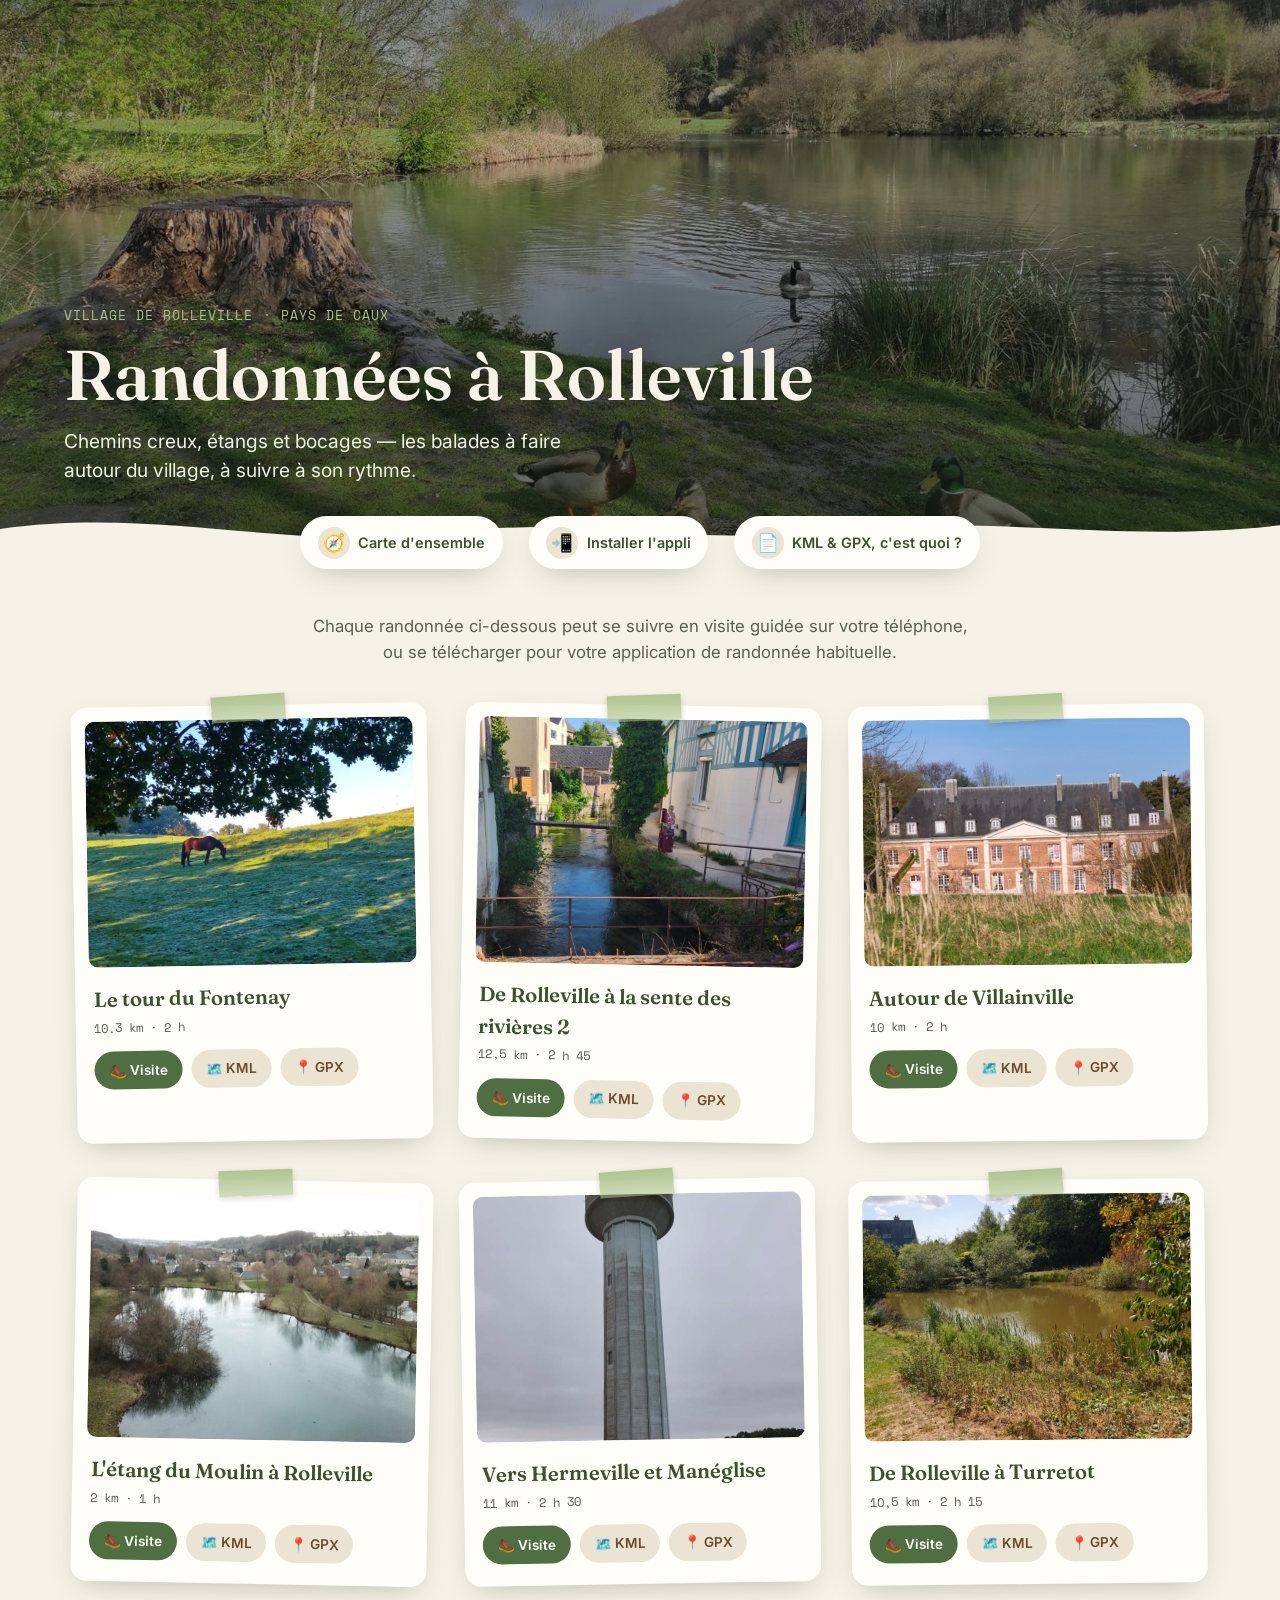
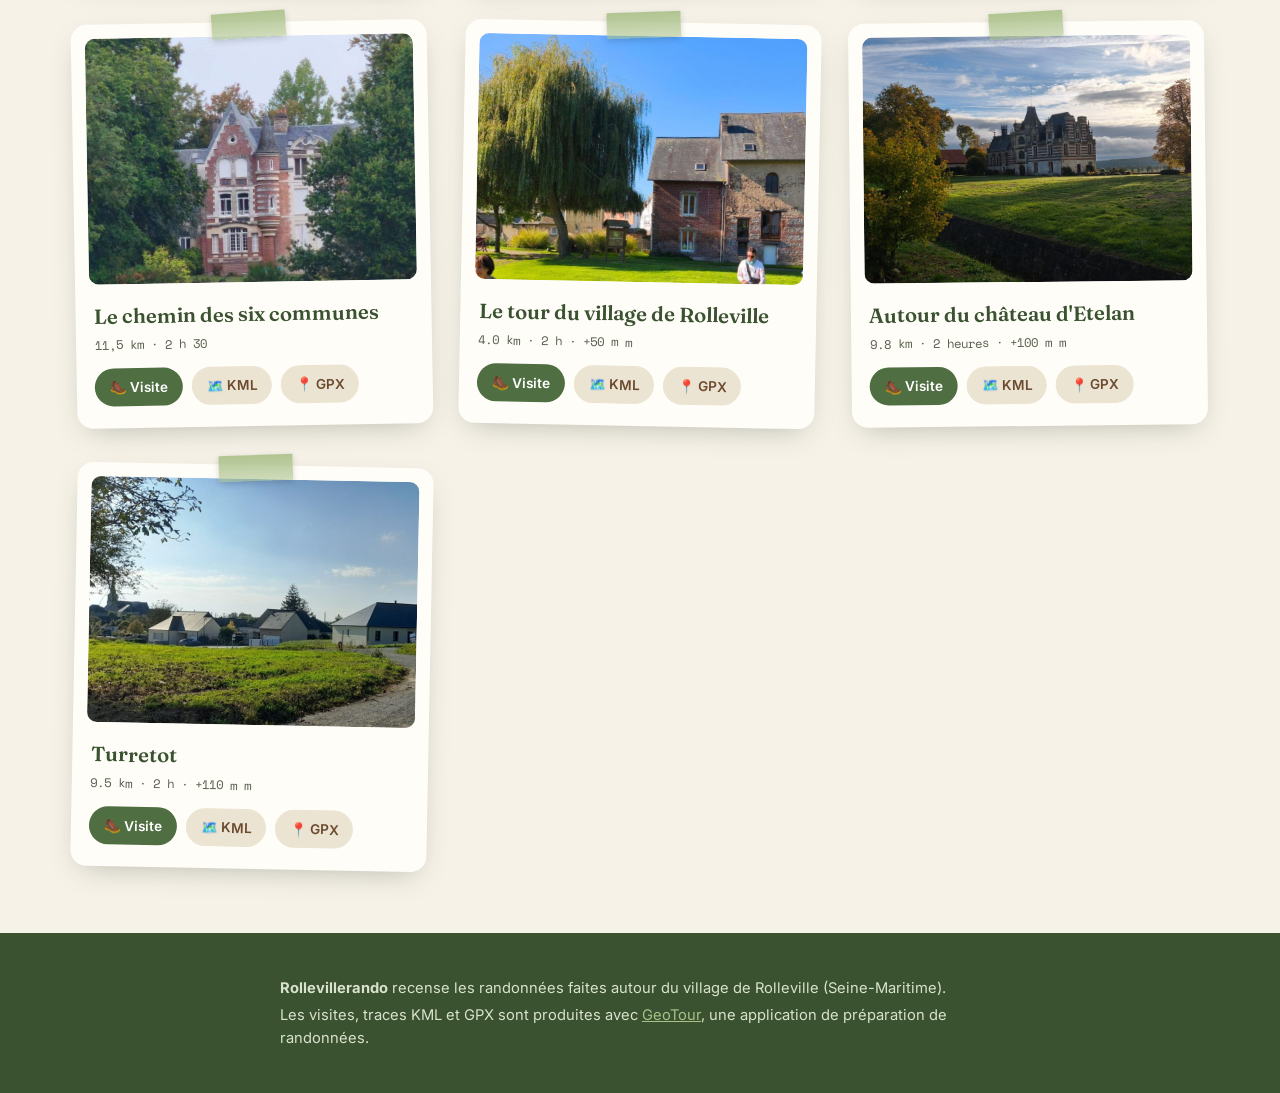
<file: index.html>
<!DOCTYPE html>
<html lang="fr">
<head>
<meta charset="UTF-8">
<meta name="viewport" content="width=device-width, initial-scale=1">
<title>Randonnées à Rolleville</title>
<meta name="description" content="Les randonnées autour du village de Rolleville : visites guidées, traces KML et GPX.">
<meta name="theme-color" content="#5c7a4e">

<link rel="manifest" href="manifest.json">
<link rel="icon" href="icons/favicon-32.png" sizes="32x32">
<link rel="apple-touch-icon" href="icons/apple-touch-icon.png">

<link rel="preconnect" href="https://fonts.googleapis.com">
<link rel="preconnect" href="https://fonts.gstatic.com" crossorigin>
<link href="https://fonts.googleapis.com/css2?family=Fraunces:ital,opsz,wght@0,9..144,400;0,9..144,600;1,9..144,500;1,9..144,600&family=Inter:wght@400;500;600&family=Space+Mono:wght@400;700&display=swap" rel="stylesheet">

<link rel="stylesheet" href="style.css">
</head>
<body>

<div id="dl-bar" class="dl-bar" hidden aria-hidden="true">
  <div id="dl-bar-fill" class="dl-bar__fill"></div>
</div>

<header class="hero">
  <div class="hero__img" style="background-image:url('img/etang-rolleville.jpg')"></div>
  <div class="hero__veil"></div>
  <div class="hero__content">
    <p class="hero__eyebrow">Village de Rolleville · Pays de Caux</p>
    <h1 class="hero__title">Randonnées à&nbsp;Rolleville</h1>
    <p class="hero__tagline">Chemins creux, étangs et bocages — les balades à faire autour du village, à suivre à son rythme.</p>
  </div>
  <svg class="hero__path" viewBox="0 0 1440 80" preserveAspectRatio="none" aria-hidden="true">
    <path d="M0,40 C180,10 320,70 500,45 C680,20 760,65 940,42 C1120,20 1260,60 1440,35 L1440,80 L0,80 Z"></path>
  </svg>
</header>

<nav class="quicklinks" aria-label="Raccourcis">
  <a class="quicklink" href="carte.html">
    <span class="quicklink__icon" aria-hidden="true">🧭</span>
    <span class="quicklink__label">Carte d'ensemble</span>
  </a>
  <a class="quicklink" href="installation.html">
    <span class="quicklink__icon" aria-hidden="true">📲</span>
    <span class="quicklink__label">Installer l'appli</span>
  </a>
  <a class="quicklink" href="kml-gpx.html">
    <span class="quicklink__icon" aria-hidden="true">📄</span>
    <span class="quicklink__label">KML &amp; GPX, c'est quoi ?</span>
  </a>
</nav>

<main>
  <section class="intro">
    <p>Chaque randonnée ci-dessous peut se suivre en visite guidée sur votre téléphone, ou se télécharger pour votre application de randonnée habituelle.</p>
  </section>

  <section id="randonnees" class="grid" aria-live="polite">
    <p class="loading">Chargement des randonnées…</p>
  </section>
</main>

<footer class="about">
  <div class="about__inner">
    <p><strong>Rollevillerando</strong> recense les randonnées faites autour du village de Rolleville (Seine-Maritime).</p>
    <p>Les visites, traces KML et GPX sont produites avec <a href="https://bernardhoyez.github.io/geotour" target="_blank" rel="noopener">GeoTour</a>, une application de préparation de randonnées.</p>
  </div>
</footer>

<script src="app.js"></script>
<script>
if ('serviceWorker' in navigator) {
  window.addEventListener('load', () => navigator.serviceWorker.register('sw.js'));
}
</script>
</body>
</html>
</file>
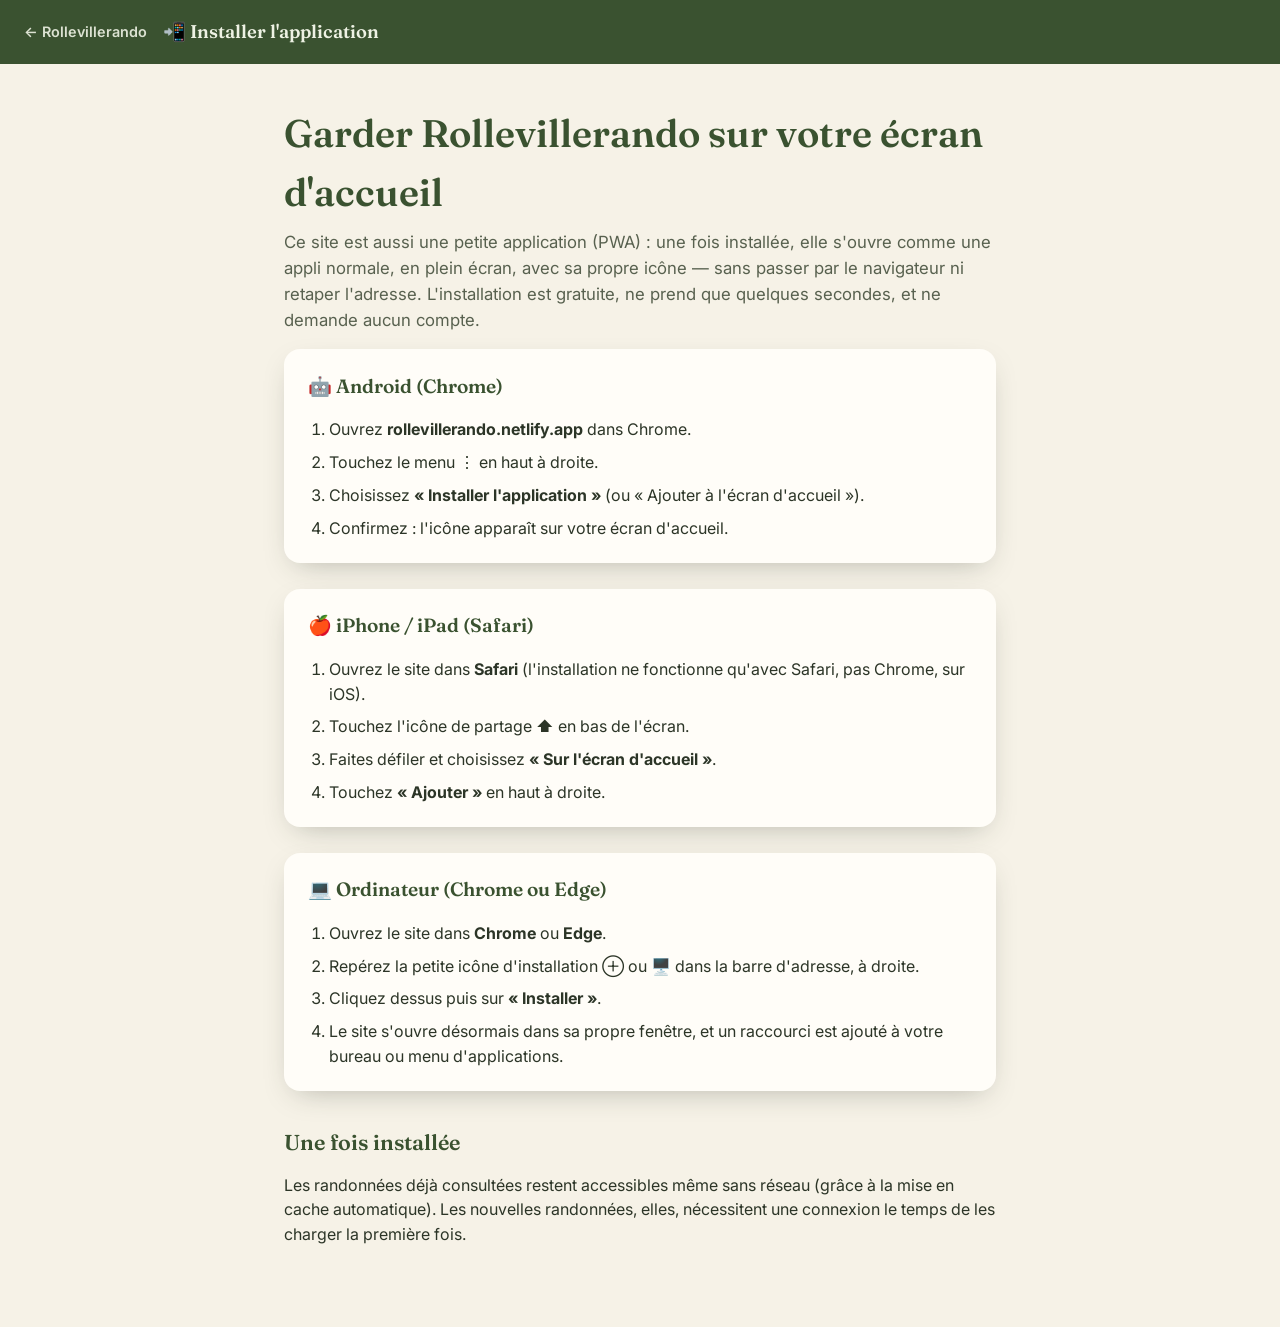
<file: installation.html>
<!DOCTYPE html>
<html lang="fr">
<head>
<meta charset="UTF-8">
<meta name="viewport" content="width=device-width, initial-scale=1">
<title>Installer l'application — Randonnées à Rolleville</title>
<meta name="description" content="Comment installer le site Rollevillerando comme une application, sur Android, iPhone/iPad et ordinateur.">
<meta name="theme-color" content="#3a5230">

<link rel="manifest" href="manifest.json">
<link rel="icon" href="icons/favicon-32.png" sizes="32x32">
<link rel="apple-touch-icon" href="icons/apple-touch-icon.png">

<link rel="preconnect" href="https://fonts.googleapis.com">
<link rel="preconnect" href="https://fonts.gstatic.com" crossorigin>
<link href="https://fonts.googleapis.com/css2?family=Fraunces:ital,opsz,wght@0,9..144,400;0,9..144,600;1,9..144,500;1,9..144,600&family=Inter:wght@400;500;600&family=Space+Mono:wght@400;700&display=swap" rel="stylesheet">

<link rel="stylesheet" href="style.css">
</head>
<body>

<header class="subheader">
  <a class="subheader__back" href="index.html">← Rollevillerando</a>
  <h1 class="subheader__title">📲 Installer l'application</h1>
</header>

<main class="page">
  <h1>Garder Rollevillerando sur votre écran d'accueil</h1>
  <p class="page__lead">
    Ce site est aussi une petite application (PWA) : une fois installée, elle
    s'ouvre comme une appli normale, en plein écran, avec sa propre icône —
    sans passer par le navigateur ni retaper l'adresse. L'installation est
    gratuite, ne prend que quelques secondes, et ne demande aucun compte.
  </p>

  <div class="platform">
    <p class="platform__title">🤖 Android (Chrome)</p>
    <ol>
      <li>Ouvrez <strong>rollevillerando.netlify.app</strong> dans Chrome.</li>
      <li>Touchez le menu ⋮ en haut à droite.</li>
      <li>Choisissez <strong>« Installer l'application »</strong> (ou « Ajouter à l'écran d'accueil »).</li>
      <li>Confirmez : l'icône apparaît sur votre écran d'accueil.</li>
    </ol>
  </div>

  <div class="platform">
    <p class="platform__title">🍎 iPhone / iPad (Safari)</p>
    <ol>
      <li>Ouvrez le site dans <strong>Safari</strong> (l'installation ne fonctionne qu'avec Safari, pas Chrome, sur iOS).</li>
      <li>Touchez l'icône de partage <strong>⬆️</strong> en bas de l'écran.</li>
      <li>Faites défiler et choisissez <strong>« Sur l'écran d'accueil »</strong>.</li>
      <li>Touchez <strong>« Ajouter »</strong> en haut à droite.</li>
    </ol>
  </div>

  <div class="platform">
    <p class="platform__title">💻 Ordinateur (Chrome ou Edge)</p>
    <ol>
      <li>Ouvrez le site dans <strong>Chrome</strong> ou <strong>Edge</strong>.</li>
      <li>Repérez la petite icône d'installation ⊕ ou 🖥️ dans la barre d'adresse, à droite.</li>
      <li>Cliquez dessus puis sur <strong>« Installer »</strong>.</li>
      <li>Le site s'ouvre désormais dans sa propre fenêtre, et un raccourci est ajouté à votre bureau ou menu d'applications.</li>
    </ol>
  </div>

  <h2>Une fois installée</h2>
  <p>
    Les randonnées déjà consultées restent accessibles même sans réseau
    (grâce à la mise en cache automatique). Les nouvelles randonnées, elles,
    nécessitent une connexion le temps de les charger la première fois.
  </p>
</main>

</body>
</html>
</file>
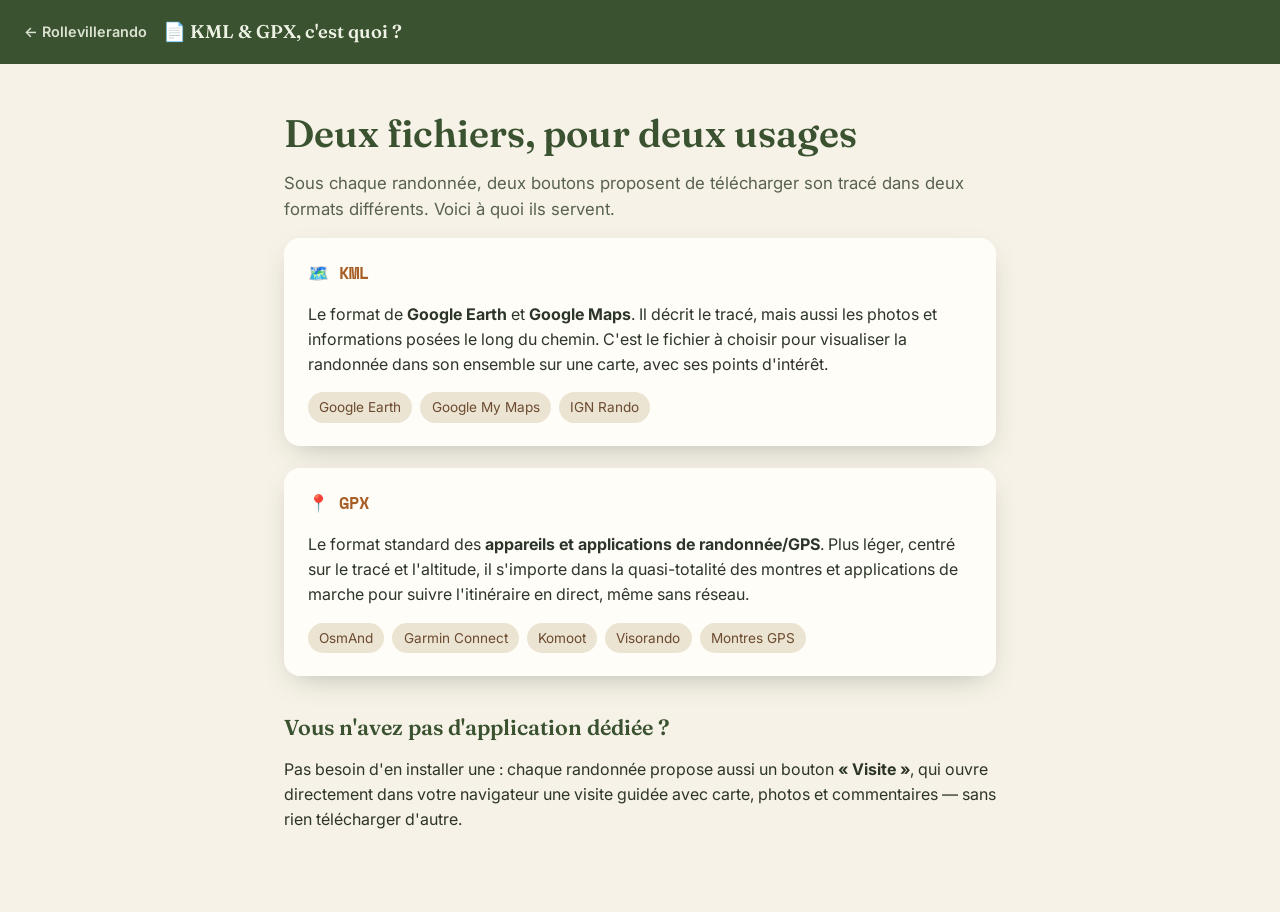
<file: kml-gpx.html>
<!DOCTYPE html>
<html lang="fr">
<head>
<meta charset="UTF-8">
<meta name="viewport" content="width=device-width, initial-scale=1">
<title>KML et GPX, c'est quoi ? — Randonnées à Rolleville</title>
<meta name="description" content="À quoi servent les fichiers KML et GPX proposés pour chaque randonnée, et comment les utiliser.">
<meta name="theme-color" content="#3a5230">

<link rel="manifest" href="manifest.json">
<link rel="icon" href="icons/favicon-32.png" sizes="32x32">
<link rel="apple-touch-icon" href="icons/apple-touch-icon.png">

<link rel="preconnect" href="https://fonts.googleapis.com">
<link rel="preconnect" href="https://fonts.gstatic.com" crossorigin>
<link href="https://fonts.googleapis.com/css2?family=Fraunces:ital,opsz,wght@0,9..144,400;0,9..144,600;1,9..144,500;1,9..144,600&family=Inter:wght@400;500;600&family=Space+Mono:wght@400;700&display=swap" rel="stylesheet">

<link rel="stylesheet" href="style.css">
</head>
<body>

<header class="subheader">
  <a class="subheader__back" href="index.html">← Rollevillerando</a>
  <h1 class="subheader__title">📄 KML &amp; GPX, c'est quoi ?</h1>
</header>

<main class="page">
  <h1>Deux fichiers, pour deux usages</h1>
  <p class="page__lead">
    Sous chaque randonnée, deux boutons proposent de télécharger son tracé
    dans deux formats différents. Voici à quoi ils servent.
  </p>

  <div class="deffiche">
    <p class="deffiche__title">🗺️ KML</p>
    <p>
      Le format de <strong>Google Earth</strong> et <strong>Google Maps</strong>.
      Il décrit le tracé, mais aussi les photos et informations posées le
      long du chemin. C'est le fichier à choisir pour visualiser la
      randonnée dans son ensemble sur une carte, avec ses points d'intérêt.
    </p>
    <ul class="applist">
      <li>Google Earth</li>
      <li>Google My Maps</li>
      <li>IGN Rando</li>
    </ul>
  </div>

  <div class="deffiche">
    <p class="deffiche__title">📍 GPX</p>
    <p>
      Le format standard des <strong>appareils et applications de
      randonnée/GPS</strong>. Plus léger, centré sur le tracé et l'altitude,
      il s'importe dans la quasi-totalité des montres et applications de
      marche pour suivre l'itinéraire en direct, même sans réseau.
    </p>
    <ul class="applist">
      <li>OsmAnd</li>
      <li>Garmin Connect</li>
      <li>Komoot</li>
      <li>Visorando</li>
      <li>Montres GPS</li>
    </ul>
  </div>

  <h2>Vous n'avez pas d'application dédiée ?</h2>
  <p>
    Pas besoin d'en installer une : chaque randonnée propose aussi un bouton
    <strong>« Visite »</strong>, qui ouvre directement dans votre navigateur
    une visite guidée avec carte, photos et commentaires — sans rien
    télécharger d'autre.
  </p>
</main>

</body>
</html>
</file>
<file: style.css>
:root {
  --moss: #4f6e42;
  --moss-dark: #3a5230;
  --sage: #a9c088;
  --parchment: #f6f2e7;
  --parchment-deep: #ece4d2;
  --bark: #6b4a2f;
  --rust: #c97a3a;
  --rust-deep: #a85f27;
  --ink: #2c3527;
  --ink-soft: #58614f;

  --font-display: 'Fraunces', serif;
  --font-body: 'Inter', sans-serif;
  --font-mono: 'Space Mono', monospace;

  --radius: 16px;
  --shadow: 0 10px 30px -12px rgba(44, 53, 39, 0.35);
}

* { box-sizing: border-box; }

html { scroll-behavior: smooth; }

body {
  margin: 0;
  background: var(--parchment);
  color: var(--ink);
  font-family: var(--font-body);
  line-height: 1.55;
  -webkit-font-smoothing: antialiased;
}

a { color: var(--rust-deep); }
a:focus-visible, button:focus-visible { outline: 3px solid var(--rust); outline-offset: 2px; }

/* ---------- Barre de progression (téléchargement de la visite) ---------- */

.dl-bar {
  position: fixed;
  top: 0;
  left: 0;
  width: 100%;
  height: 4px;
  background: rgba(44, 53, 39, 0.12);
  z-index: 999;
}

.dl-bar__fill {
  height: 100%;
  width: 0%;
  background: linear-gradient(90deg, var(--moss), var(--rust));
  transition: width 0.2s ease;
}

.dl-bar--indeterminate .dl-bar__fill {
  animation: dl-bar-slide 1.1s ease-in-out infinite;
}

@keyframes dl-bar-slide {
  0% { transform: translateX(-100%); }
  100% { transform: translateX(280%); }
}

/* ---------- Hero ---------- */

.hero {
  position: relative;
  min-height: 62vh;
  display: flex;
  align-items: flex-end;
  overflow: hidden;
}

.hero__img {
  position: absolute;
  inset: 0;
  background-size: cover;
  background-position: center 60%;
  transform: scale(1.03);
}

.hero__veil {
  position: absolute;
  inset: 0;
  background:
    linear-gradient(180deg, rgba(24, 32, 20, 0.35) 0%, rgba(24, 32, 20, 0.15) 30%, rgba(24, 32, 20, 0.55) 78%, rgba(24, 32, 20, 0.72) 100%);
}

.hero__content {
  position: relative;
  z-index: 2;
  padding: 0 clamp(1.25rem, 5vw, 4rem) 4.5rem;
  max-width: 900px;
  color: var(--parchment);
}

.hero__eyebrow {
  font-family: var(--font-mono);
  font-size: 0.8rem;
  letter-spacing: 0.08em;
  text-transform: uppercase;
  color: var(--sage);
  margin: 0 0 0.75rem;
}

.hero__title {
  font-family: var(--font-display);
  font-weight: 600;
  font-size: clamp(2rem, 8vw, 4.4rem);
  line-height: 1.05;
  margin: 0 0 0.9rem;
  text-shadow: 0 2px 18px rgba(0, 0, 0, 0.25);
  overflow-wrap: break-word;
}

.hero__tagline {
  font-size: clamp(1rem, 1.6vw, 1.2rem);
  max-width: 46ch;
  color: #eef2e4;
  margin: 0;
}

.hero__path {
  position: absolute;
  bottom: -1px;
  left: 0;
  width: 100%;
  height: 60px;
  z-index: 3;
}
.hero__path path { fill: var(--parchment); }

/* ---------- Raccourcis (bandeau d'icônes) ---------- */

.quicklinks {
  position: relative;
  z-index: 4;
  display: flex;
  justify-content: center;
  gap: clamp(0.6rem, 3vw, 1.6rem);
  margin: -2.6rem auto 0;
  padding: 0 1rem;
  max-width: 760px;
  flex-wrap: wrap;
}

.quicklink {
  display: flex;
  align-items: center;
  gap: 0.55rem;
  background: #fffdf8;
  color: var(--moss-dark);
  text-decoration: none;
  padding: 0.65rem 1.1rem;
  border-radius: 999px;
  box-shadow: var(--shadow);
  font-family: var(--font-body);
  font-weight: 600;
  font-size: 0.9rem;
  transition: transform 0.2s ease, box-shadow 0.2s ease;
}

.quicklink:hover {
  transform: translateY(-2px);
  box-shadow: 0 14px 30px -12px rgba(44, 53, 39, 0.45);
}

.quicklink__icon {
  display: inline-flex;
  align-items: center;
  justify-content: center;
  width: 2rem;
  height: 2rem;
  border-radius: 50%;
  background: var(--parchment-deep);
  font-size: 1.1rem;
  flex-shrink: 0;
}

@media (max-width: 560px) {
  .quicklink span.quicklink__label { display: none; }
  .quicklink { padding: 0.65rem; }
}

/* ---------- Intro ---------- */

.intro {
  max-width: 720px;
  margin: 2.75rem auto 0.5rem;
  padding: 0 1.5rem;
  text-align: center;
  color: var(--ink-soft);
  font-size: 1.05rem;
}

/* ---------- Grid ---------- */

.grid {
  max-width: 1180px;
  margin: 2.5rem auto 4rem;
  padding: 0 1.5rem;
  display: grid;
  grid-template-columns: repeat(auto-fill, minmax(280px, 1fr));
  gap: 2.4rem 2rem;
}

.loading, .empty, .error {
  grid-column: 1 / -1;
  text-align: center;
  font-family: var(--font-mono);
  color: var(--ink-soft);
  padding: 2rem 0;
}

/* ---------- Card ---------- */

.card {
  position: relative;
  background: #fffdf8;
  border-radius: var(--radius);
  box-shadow: var(--shadow);
  padding-bottom: 1.4rem;
  transform: rotate(var(--tilt, -1deg));
  transition: transform 0.25s ease, box-shadow 0.25s ease;
}

.card:nth-child(even) { --tilt: 1.1deg; }
.card:nth-child(3n) { --tilt: -0.6deg; }

.card:hover {
  transform: rotate(0deg) translateY(-4px);
  box-shadow: 0 16px 34px -10px rgba(44, 53, 39, 0.4);
}

.card--highlight {
  animation: card-highlight 2.2s ease;
}

@keyframes card-highlight {
  0%, 100% { box-shadow: var(--shadow); }
  25% { box-shadow: 0 0 0 4px var(--rust), 0 16px 34px -10px rgba(44, 53, 39, 0.4); }
}

.card__tape {
  position: absolute;
  top: -10px;
  left: 50%;
  transform: translateX(-50%) rotate(-3deg);
  width: 74px;
  height: 26px;
  background: linear-gradient(180deg, rgba(169, 192, 136, 0.9), rgba(169, 192, 136, 0.55));
  box-shadow: 0 2px 6px rgba(0,0,0,0.15);
  z-index: 2;
}

.card__photo-wrap {
  margin: 0.9rem 0.9rem 0;
  border-radius: 10px;
  overflow: hidden;
  aspect-ratio: 4 / 3;
  background: var(--parchment-deep);
}

.card__photo {
  width: 100%;
  height: 100%;
  object-fit: cover;
  display: block;
}

.card__body {
  padding: 1rem 1.15rem 0;
}

.card__title {
  font-family: var(--font-display);
  font-weight: 600;
  font-size: 1.28rem;
  margin: 0 0 0.2rem;
  color: var(--moss-dark);
}

.card__meta {
  font-family: var(--font-mono);
  font-size: 0.78rem;
  color: var(--ink-soft);
  margin: 0 0 0.9rem;
}

.card__links {
  display: flex;
  flex-wrap: wrap;
  gap: 0.55rem;
}

.pill {
  display: inline-flex;
  align-items: center;
  gap: 0.4rem;
  font-family: var(--font-body);
  font-weight: 600;
  font-size: 0.85rem;
  text-decoration: none;
  padding: 0.45rem 0.85rem;
  border-radius: 999px;
  transition: transform 0.15s ease, background 0.15s ease;
  border: 1.5px solid transparent;
}

.pill:hover { transform: translateY(-1px); }

.pill--visite {
  background: var(--moss);
  color: #fff;
  font-family: var(--font-body);
  cursor: pointer;
  border: none;
  min-width: 5.5rem;
  justify-content: center;
}
.pill--visite:hover { background: var(--moss-dark); }

.pill--visite:disabled,
.pill--visite.pill--loading {
  cursor: wait;
  opacity: 0.88;
  background: var(--moss-dark);
}

.pill--kml, .pill--gpx {
  background: transparent;
  color: var(--bark);
  border-color: var(--parchment-deep);
  background: var(--parchment-deep);
}
.pill--kml:hover, .pill--gpx:hover {
  background: var(--rust);
  color: #fff;
}

/* ---------- Footer ---------- */

.about {
  background: var(--moss-dark);
  color: #eef2e4;
  padding: 2.4rem 1.5rem;
}

.about__inner {
  max-width: 720px;
  margin: 0 auto;
  font-size: 0.92rem;
  color: #d9e2cc;
}

.about__inner p { margin: 0.3rem 0; }
.about__inner a { color: var(--sage); }

/* ---------- Sous-pages (carte, installation, kml-gpx) ---------- */

.subheader {
  background: var(--moss-dark);
  color: #eef2e4;
  padding: 1.1rem 1.5rem;
  display: flex;
  align-items: center;
  gap: 1rem;
  flex-wrap: wrap;
}

.subheader__back {
  color: #eef2e4;
  text-decoration: none;
  font-family: var(--font-body);
  font-weight: 600;
  font-size: 0.9rem;
  opacity: 0.9;
  white-space: nowrap;
}
.subheader__back:hover { opacity: 1; text-decoration: underline; }

.subheader__title {
  font-family: var(--font-display);
  font-weight: 600;
  font-size: 1.15rem;
  margin: 0;
}

.page {
  max-width: 760px;
  margin: 0 auto;
  padding: 2.5rem 1.5rem 4rem;
}

.page h1 {
  font-family: var(--font-display);
  font-weight: 600;
  font-size: clamp(1.7rem, 4vw, 2.4rem);
  color: var(--moss-dark);
  margin: 0 0 0.4rem;
}

.page__lead {
  color: var(--ink-soft);
  font-size: 1.05rem;
  margin: 0 0 2.2rem;
}

.page h2 {
  font-family: var(--font-display);
  font-weight: 600;
  font-size: 1.35rem;
  color: var(--moss-dark);
  margin: 2.2rem 0 0.8rem;
}

.page p { margin: 0 0 1rem; }

/* Étapes d'installation, par plateforme */

.platform {
  background: #fffdf8;
  border-radius: var(--radius);
  box-shadow: var(--shadow);
  padding: 1.4rem 1.5rem;
  margin-bottom: 1.6rem;
}

.platform__title {
  display: flex;
  align-items: center;
  gap: 0.6rem;
  font-family: var(--font-display);
  font-weight: 600;
  font-size: 1.2rem;
  color: var(--moss-dark);
  margin: 0 0 0.9rem;
}

.platform ol {
  margin: 0;
  padding-left: 1.3rem;
}
.platform li { margin-bottom: 0.5rem; }
.platform li:last-child { margin-bottom: 0; }

/* Fiches définition (KML / GPX) */

.deffiche {
  background: #fffdf8;
  border-radius: var(--radius);
  box-shadow: var(--shadow);
  padding: 1.4rem 1.5rem;
  margin-bottom: 1.4rem;
}

.deffiche__title {
  font-family: var(--font-mono);
  font-weight: 700;
  font-size: 1.05rem;
  color: var(--rust-deep);
  margin: 0 0 0.6rem;
}

.applist {
  display: flex;
  flex-wrap: wrap;
  gap: 0.5rem;
  margin: 0.8rem 0 0;
  padding: 0;
  list-style: none;
}
.applist li {
  background: var(--parchment-deep);
  color: var(--bark);
  font-size: 0.85rem;
  padding: 0.3rem 0.7rem;
  border-radius: 999px;
}

/* Page carte d'ensemble */

.map-page {
  display: flex;
  flex-direction: column;
  height: calc(100vh - 62px); /* 62px ≈ hauteur du .subheader */
}

#overview-map {
  flex: 1;
  min-height: 320px;
  background: var(--parchment-deep);
}

.legend {
  background: #fffdf8;
  border-top: 1px solid var(--parchment-deep);
  max-height: 34vh;
  overflow-y: auto;
  padding: 0.75rem 1rem;
}

.legend__item {
  display: flex;
  align-items: center;
  gap: 0.65rem;
  width: 100%;
  background: none;
  border: none;
  text-align: left;
  padding: 0.55rem 0.3rem;
  font-family: var(--font-body);
  font-size: 0.92rem;
  color: var(--ink);
  cursor: pointer;
  border-radius: 8px;
}
.legend__item:hover { background: var(--parchment-deep); }

.legend__swatch {
  width: 14px;
  height: 14px;
  border-radius: 4px;
  flex-shrink: 0;
}

.legend__meta {
  font-family: var(--font-mono);
  font-size: 0.75rem;
  color: var(--ink-soft);
  margin-left: auto;
  padding-left: 0.5rem;
  white-space: nowrap;
}

.map-loading, .map-empty {
  position: absolute;
  inset: 0;
  display: flex;
  align-items: center;
  justify-content: center;
  font-family: var(--font-mono);
  color: var(--ink-soft);
  background: var(--parchment-deep);
  text-align: center;
  padding: 1rem;
}

@media (min-width: 760px) {
  .map-page { flex-direction: row; }
  .legend {
    order: -1;
    width: 320px;
    max-height: none;
    border-top: none;
    border-right: 1px solid var(--parchment-deep);
    overflow-y: auto;
  }
}


@media (max-width: 480px) {
  .hero { min-height: 52vh; }
  .card { transform: none !important; }
}

@media (prefers-reduced-motion: reduce) {
  * { transition: none !important; scroll-behavior: auto !important; }
}
</file>
